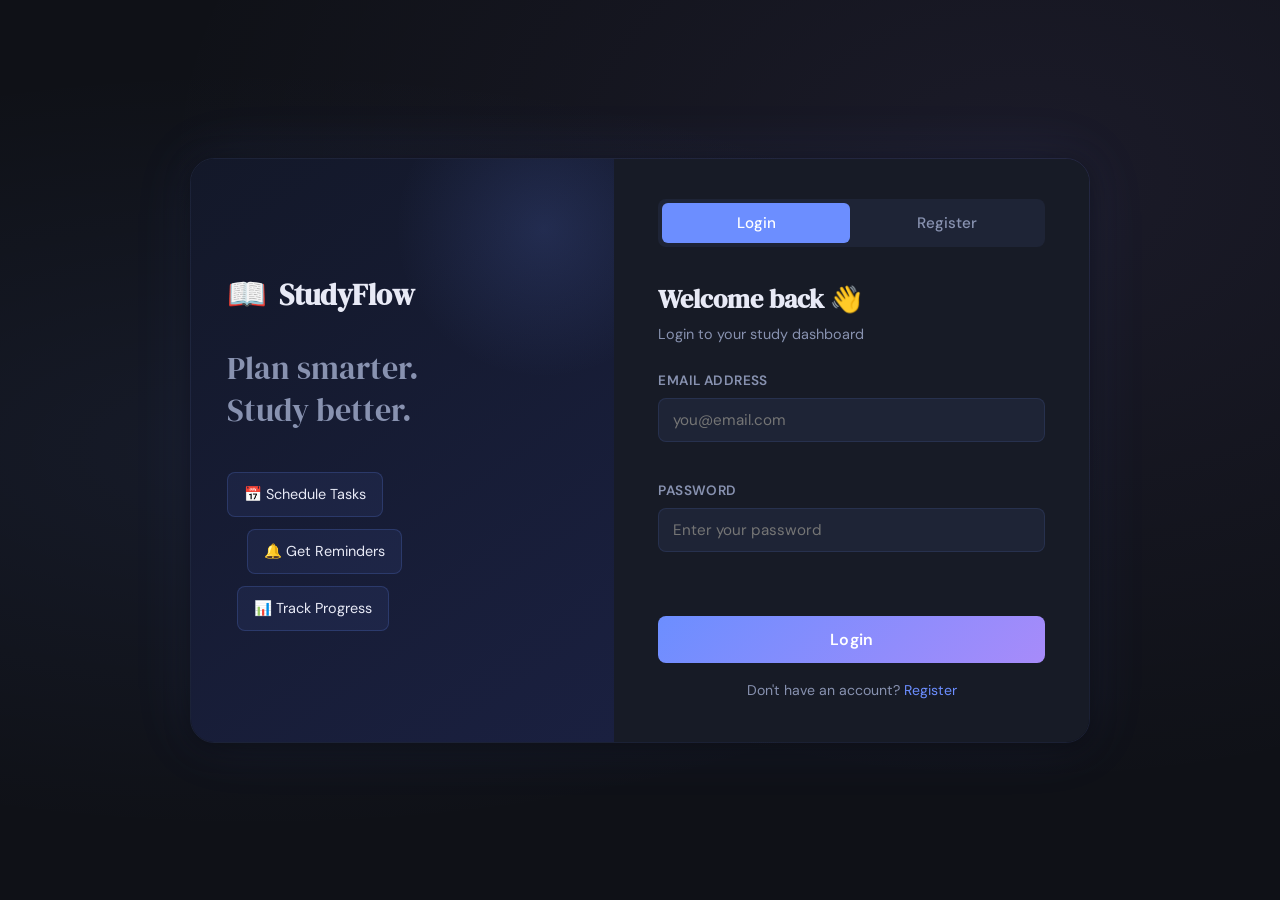
<file: index.html>
<!DOCTYPE html>
<html lang="en">
<head>
  <meta charset="UTF-8" />
  <meta name="viewport" content="width=device-width, initial-scale=1.0"/>
  <title>StudyFlow — Dashboard</title>
  <link rel="stylesheet" href="css/style.css" />
  <link href="https://fonts.googleapis.com/css2?family=DM+Serif+Display&family=DM+Sans:wght@300;400;500;600&display=swap" rel="stylesheet"/>
</head>
<body class="dashboard-page">

  <!-- Sidebar -->
  <aside class="sidebar" id="sidebar">
    <div class="sidebar-header">
      <span class="brand-icon">📖</span>
      <span class="brand-name">StudyFlow</span>
    </div>
    <nav class="sidebar-nav">
      <a href="#" class="nav-item active" onclick="showSection('dashboard')">
        <span class="nav-icon">🏠</span> Dashboard
      </a>
      <a href="#" class="nav-item" onclick="showSection('tasks')">
        <span class="nav-icon">📋</span> My Tasks
      </a>
      <a href="#" class="nav-item" onclick="showSection('schedule')">
        <span class="nav-icon">📅</span> Schedule
      </a>
      <a href="#" class="nav-item" onclick="showSection('progress')">
        <span class="nav-icon">📊</span> Progress
      </a>
    </nav>
    <div class="sidebar-footer">
      <div class="user-info">
        <div class="user-avatar" id="userAvatar">J</div>
        <div>
          <div class="user-name" id="userNameDisplay">Student</div>
          <div class="user-role">Study Planner</div>
        </div>
      </div>
      <button class="btn-logout" onclick="logout()">Logout</button>
    </div>
  </aside>

  <!-- Main Content -->
  <main class="main-content">
    <!-- Top Bar -->
    <header class="topbar">
      <div class="topbar-left">
        <button class="hamburger" onclick="toggleSidebar()">☰</button>
        <div>
          <h2 class="page-title" id="pageTitle">Dashboard</h2>
          <p class="page-date" id="pageDate"></p>
        </div>
      </div>
      <div class="topbar-right">
        <div class="search-wrap">
          <input type="text" id="searchInput" placeholder="🔍 Search tasks..." oninput="searchTasks()" />
        </div>
        <button class="btn-add-task" onclick="openModal()">+ Add Task</button>
      </div>
    </header>

    <!-- ===== DASHBOARD SECTION ===== -->
    <section id="section-dashboard" class="content-section active-section">
      <div class="stats-grid">
        <div class="stat-card stat-total">
          <div class="stat-icon">📚</div>
          <div class="stat-info">
            <span class="stat-number" id="statTotal">0</span>
            <span class="stat-label">Total Tasks</span>
          </div>
        </div>
        <div class="stat-card stat-pending">
          <div class="stat-icon">⏳</div>
          <div class="stat-info">
            <span class="stat-number" id="statPending">0</span>
            <span class="stat-label">Pending</span>
          </div>
        </div>
        <div class="stat-card stat-progress">
          <div class="stat-icon">🔄</div>
          <div class="stat-info">
            <span class="stat-number" id="statInProgress">0</span>
            <span class="stat-label">In Progress</span>
          </div>
        </div>
        <div class="stat-card stat-done">
          <div class="stat-icon">✅</div>
          <div class="stat-info">
            <span class="stat-number" id="statDone">0</span>
            <span class="stat-label">Completed</span>
          </div>
        </div>
      </div>

      <!-- Progress Bar -->
      <div class="progress-section">
        <div class="progress-header">
          <h3>Overall Completion</h3>
          <span id="progressPercent">0%</span>
        </div>
        <div class="progress-bar-wrap">
          <div class="progress-bar-fill" id="progressBarFill"></div>
        </div>
      </div>

      <!-- Upcoming Tasks -->
      <div class="section-block">
        <h3 class="block-title">📅 Upcoming Tasks</h3>
        <div id="upcomingList" class="task-list"></div>
      </div>

      <!-- Overdue Tasks -->
      <div class="section-block">
        <h3 class="block-title">🚨 Overdue Tasks</h3>
        <div id="overdueList" class="task-list"></div>
      </div>
    </section>

    <!-- ===== TASKS SECTION ===== -->
    <section id="section-tasks" class="content-section">
      <div class="filter-bar">
        <button class="filter-btn active" onclick="filterTasks('all', this)">All</button>
        <button class="filter-btn" onclick="filterTasks('Pending', this)">Pending</button>
        <button class="filter-btn" onclick="filterTasks('In Progress', this)">In Progress</button>
        <button class="filter-btn" onclick="filterTasks('Done', this)">Done</button>
      </div>
      <div id="tasksList" class="task-grid"></div>
    </section>

    <!-- ===== SCHEDULE SECTION ===== -->
    <section id="section-schedule" class="content-section">
      <div class="calendar-header">
        <button onclick="prevMonth()">&#8249;</button>
        <h3 id="calMonthYear"></h3>
        <button onclick="nextMonth()">&#8250;</button>
      </div>
      <div class="calendar-grid" id="calendarGrid"></div>
      <div class="schedule-tasks" id="scheduleTasks">
        <p class="empty-msg">Click a date to view tasks.</p>
      </div>
    </section>

    <!-- ===== PROGRESS SECTION ===== -->
    <section id="section-progress" class="content-section">
      <div class="progress-charts">
        <div class="chart-card">
          <h3>Tasks by Status</h3>
          <canvas id="statusChart" width="300" height="300"></canvas>
        </div>
        <div class="chart-card">
          <h3>Tasks by Subject</h3>
          <canvas id="subjectChart" width="400" height="300"></canvas>
        </div>
      </div>
    </section>
  </main>

  <!-- ===== ADD/EDIT TASK MODAL ===== -->
  <div class="modal-overlay" id="modalOverlay" onclick="closeModalOutside(event)">
    <div class="modal" id="taskModal">
      <div class="modal-header">
        <h3 id="modalTitle">Add New Task</h3>
        <button class="modal-close" onclick="closeModal()">✕</button>
      </div>
      <form id="taskForm" onsubmit="saveTask(event)">
        <div class="form-row">
          <div class="form-group">
            <label for="taskTitle">Task Title *</label>
            <input type="text" id="taskTitle" placeholder="e.g., Review Chapter 5" />
            <span class="field-error" id="taskTitleErr"></span>
          </div>
          <div class="form-group">
            <label for="taskSubject">Subject *</label>
            <input type="text" id="taskSubject" placeholder="e.g., Math, English..." />
            <span class="field-error" id="taskSubjectErr"></span>
          </div>
        </div>
        <div class="form-group">
          <label for="taskDesc">Description</label>
          <textarea id="taskDesc" placeholder="Optional: Add notes or details..." rows="3"></textarea>
        </div>
        <div class="form-row">
          <div class="form-group">
            <label for="taskDate">Due Date *</label>
            <input type="date" id="taskDate" />
            <span class="field-error" id="taskDateErr"></span>
          </div>
          <div class="form-group">
            <label for="taskTime">Reminder Time</label>
            <input type="time" id="taskTime" />
          </div>
        </div>
        <div class="form-row">
          <div class="form-group">
            <label for="taskPriority">Priority</label>
            <select id="taskPriority">
              <option value="Low">🟢 Low</option>
              <option value="Medium" selected>🟡 Medium</option>
              <option value="High">🔴 High</option>
            </select>
          </div>
          <div class="form-group">
            <label for="taskStatus">Status</label>
            <select id="taskStatus">
              <option value="Pending">⏳ Pending</option>
              <option value="In Progress">🔄 In Progress</option>
              <option value="Done">✅ Done</option>
            </select>
          </div>
        </div>
        <input type="hidden" id="taskId" value="" />
        <div class="modal-actions">
          <button type="button" class="btn-secondary" onclick="closeModal()">Cancel</button>
          <button type="submit" class="btn-primary" id="saveTaskBtn">Save Task</button>
        </div>
      </form>
    </div>
  </div>

  <!-- Reminder Toast -->
  <div class="toast-container" id="toastContainer"></div>

  <script src="js/app.js"></script>
</body>
</html>
</file>
<file: css/style.css>
/* =============================================
   StudyFlow — Main Stylesheet
   Author: StudyFlow Capstone Project
   Description: Styles for login page and dashboard
   ============================================= */

/* ---- CSS Variables ---- */
:root {
  --bg: #0f1117;
  --bg2: #171b26;
  --bg3: #1e2436;
  --accent: #6c8eff;
  --accent2: #a78bfa;
  --accent-glow: rgba(108, 142, 255, 0.18);
  --text: #e8eaf6;
  --text-muted: #8892b0;
  --danger: #ff6b6b;
  --warning: #ffd93d;
  --success: #6bcb77;
  --card-border: rgba(108, 142, 255, 0.12);
  --radius: 14px;
  --radius-sm: 8px;
  --sidebar-w: 240px;
  --transition: 0.25s ease;
  --shadow: 0 4px 24px rgba(0,0,0,0.4);
}

/* ---- Reset & Base ---- */
*, *::before, *::after { box-sizing: border-box; margin: 0; padding: 0; }

body {
  font-family: 'DM Sans', sans-serif;
  background: var(--bg);
  color: var(--text);
  min-height: 100vh;
  line-height: 1.6;
}

h1, h2, h3 { font-family: 'DM Serif Display', serif; }

a { color: var(--accent); text-decoration: none; }
a:hover { text-decoration: underline; }

/* =============================================
   AUTH PAGE — Login / Register
   ============================================= */
.auth-page {
  display: flex;
  align-items: center;
  justify-content: center;
  min-height: 100vh;
  background: var(--bg);
  background-image:
    radial-gradient(ellipse at 20% 50%, rgba(108,142,255,0.08) 0%, transparent 60%),
    radial-gradient(ellipse at 80% 20%, rgba(167,139,250,0.08) 0%, transparent 60%);
}

.auth-container {
  display: flex;
  width: 900px;
  max-width: 96vw;
  min-height: 560px;
  border-radius: 24px;
  overflow: hidden;
  box-shadow: var(--shadow), 0 0 60px rgba(108,142,255,0.1);
  border: 1px solid var(--card-border);
}

/* Left decorative panel */
.auth-left {
  flex: 1;
  background: linear-gradient(145deg, #131829, #1a2040);
  padding: 48px 36px;
  display: flex;
  flex-direction: column;
  justify-content: center;
  position: relative;
  overflow: hidden;
}

.auth-left::before {
  content: '';
  position: absolute;
  top: -80px; right: -80px;
  width: 300px; height: 300px;
  border-radius: 50%;
  background: radial-gradient(circle, rgba(108,142,255,0.15), transparent 70%);
  pointer-events: none;
}

.brand { display: flex; align-items: center; gap: 12px; margin-bottom: 28px; }
.brand-icon { font-size: 2rem; }
.brand-name { font-family: 'DM Serif Display', serif; font-size: 1.8rem; color: var(--text); }
.brand-tagline { font-size: 2rem; font-family: 'DM Serif Display', serif; color: var(--text-muted); line-height: 1.3; margin-bottom: 40px; }
.brand-tagline span { color: var(--accent); }

.auth-illustration { display: flex; flex-direction: column; gap: 12px; }
.floating-card {
  background: rgba(108,142,255,0.08);
  border: 1px solid rgba(108,142,255,0.2);
  border-radius: var(--radius-sm);
  padding: 10px 16px;
  font-size: 0.9rem;
  color: var(--text);
  width: fit-content;
  animation: floatIn 0.6s ease both;
}
.floating-card:nth-child(1) { animation-delay: 0.1s; }
.floating-card:nth-child(2) { animation-delay: 0.25s; margin-left: 20px; }
.floating-card:nth-child(3) { animation-delay: 0.4s; margin-left: 10px; }

@keyframes floatIn {
  from { opacity: 0; transform: translateY(12px); }
  to   { opacity: 1; transform: translateY(0); }
}

/* Right form panel */
.auth-right {
  flex: 1.1;
  background: var(--bg2);
  padding: 40px 44px;
  display: flex;
  flex-direction: column;
}

.form-tabs {
  display: flex;
  gap: 4px;
  background: var(--bg3);
  border-radius: var(--radius-sm);
  padding: 4px;
  margin-bottom: 32px;
}

.tab-btn {
  flex: 1;
  padding: 10px;
  background: transparent;
  border: none;
  color: var(--text-muted);
  border-radius: 6px;
  cursor: pointer;
  font-size: 0.95rem;
  font-family: 'DM Sans', sans-serif;
  font-weight: 500;
  transition: var(--transition);
}
.tab-btn.active { background: var(--accent); color: #fff; }

.auth-form { display: none; animation: fadeUp 0.35s ease; }
.auth-form.active-form { display: block; }

@keyframes fadeUp {
  from { opacity: 0; transform: translateY(10px); }
  to   { opacity: 1; transform: translateY(0); }
}

.auth-form h2 { font-size: 1.6rem; margin-bottom: 4px; }
.form-subtitle { color: var(--text-muted); font-size: 0.9rem; margin-bottom: 24px; }
.form-switch { text-align: center; font-size: 0.88rem; color: var(--text-muted); margin-top: 16px; }

/* =============================================
   SHARED FORM ELEMENTS
   ============================================= */
.form-group {
  display: flex;
  flex-direction: column;
  gap: 6px;
  margin-bottom: 16px;
}

.form-group label {
  font-size: 0.85rem;
  font-weight: 600;
  color: var(--text-muted);
  letter-spacing: 0.03em;
  text-transform: uppercase;
}

.form-group input,
.form-group select,
.form-group textarea {
  background: var(--bg3);
  border: 1px solid var(--card-border);
  border-radius: var(--radius-sm);
  color: var(--text);
  font-family: 'DM Sans', sans-serif;
  font-size: 0.95rem;
  padding: 11px 14px;
  transition: border-color var(--transition), box-shadow var(--transition);
  outline: none;
  width: 100%;
}

.form-group input:focus,
.form-group select:focus,
.form-group textarea:focus {
  border-color: var(--accent);
  box-shadow: 0 0 0 3px var(--accent-glow);
}

.form-group select option { background: var(--bg3); }

.field-error {
  font-size: 0.8rem;
  color: var(--danger);
  min-height: 16px;
  display: block;
}

.form-level-error {
  text-align: center;
  display: block;
  margin-bottom: 10px;
}

.form-row { display: flex; gap: 14px; }
.form-row .form-group { flex: 1; }

/* =============================================
   BUTTONS
   ============================================= */
.btn-primary {
  background: linear-gradient(135deg, var(--accent), var(--accent2));
  color: #fff;
  border: none;
  border-radius: var(--radius-sm);
  padding: 13px 24px;
  font-size: 1rem;
  font-family: 'DM Sans', sans-serif;
  font-weight: 600;
  cursor: pointer;
  width: 100%;
  transition: opacity var(--transition), transform var(--transition);
  letter-spacing: 0.02em;
}
.btn-primary:hover { opacity: 0.9; transform: translateY(-1px); }
.btn-primary:active { transform: translateY(0); }

.btn-secondary {
  background: var(--bg3);
  color: var(--text-muted);
  border: 1px solid var(--card-border);
  border-radius: var(--radius-sm);
  padding: 12px 20px;
  font-size: 0.95rem;
  font-family: 'DM Sans', sans-serif;
  cursor: pointer;
  transition: background var(--transition);
  flex: 1;
}
.btn-secondary:hover { background: #262d42; }

.btn-add-task {
  background: var(--accent);
  color: #fff;
  border: none;
  border-radius: var(--radius-sm);
  padding: 10px 20px;
  font-size: 0.9rem;
  font-family: 'DM Sans', sans-serif;
  font-weight: 600;
  cursor: pointer;
  white-space: nowrap;
  transition: opacity var(--transition);
}
.btn-add-task:hover { opacity: 0.88; }

.btn-logout {
  background: rgba(255,107,107,0.1);
  color: var(--danger);
  border: 1px solid rgba(255,107,107,0.2);
  border-radius: var(--radius-sm);
  padding: 8px 14px;
  font-size: 0.82rem;
  cursor: pointer;
  font-family: 'DM Sans', sans-serif;
  margin-top: 10px;
  width: 100%;
  transition: background var(--transition);
}
.btn-logout:hover { background: rgba(255,107,107,0.2); }

/* =============================================
   DASHBOARD LAYOUT
   ============================================= */
.dashboard-page { display: flex; }

/* Sidebar */
.sidebar {
  width: var(--sidebar-w);
  min-height: 100vh;
  background: var(--bg2);
  border-right: 1px solid var(--card-border);
  display: flex;
  flex-direction: column;
  position: fixed;
  top: 0; left: 0;
  z-index: 100;
  transition: transform var(--transition);
}

.sidebar-header {
  display: flex;
  align-items: center;
  gap: 10px;
  padding: 24px 20px 16px;
  border-bottom: 1px solid var(--card-border);
  font-family: 'DM Serif Display', serif;
  font-size: 1.2rem;
}
.sidebar-header .brand-icon { font-size: 1.4rem; }

.sidebar-nav {
  flex: 1;
  padding: 16px 12px;
  display: flex;
  flex-direction: column;
  gap: 4px;
}

.nav-item {
  display: flex;
  align-items: center;
  gap: 10px;
  padding: 11px 14px;
  border-radius: var(--radius-sm);
  color: var(--text-muted);
  font-size: 0.92rem;
  font-weight: 500;
  transition: background var(--transition), color var(--transition);
  text-decoration: none;
}
.nav-item:hover { background: var(--accent-glow); color: var(--text); text-decoration: none; }
.nav-item.active { background: var(--accent-glow); color: var(--accent); border-left: 3px solid var(--accent); }
.nav-icon { font-size: 1.1rem; }

.sidebar-footer {
  padding: 16px 16px 24px;
  border-top: 1px solid var(--card-border);
}

.user-info {
  display: flex;
  align-items: center;
  gap: 10px;
  margin-bottom: 8px;
}

.user-avatar {
  width: 36px; height: 36px;
  border-radius: 50%;
  background: linear-gradient(135deg, var(--accent), var(--accent2));
  display: flex; align-items: center; justify-content: center;
  font-size: 0.9rem;
  font-weight: 700;
  color: #fff;
  flex-shrink: 0;
}

.user-name { font-size: 0.88rem; font-weight: 600; }
.user-role { font-size: 0.75rem; color: var(--text-muted); }

/* Main content area */
.main-content {
  margin-left: var(--sidebar-w);
  flex: 1;
  min-height: 100vh;
  display: flex;
  flex-direction: column;
}

/* Topbar */
.topbar {
  display: flex;
  align-items: center;
  justify-content: space-between;
  padding: 16px 28px;
  background: var(--bg2);
  border-bottom: 1px solid var(--card-border);
  position: sticky;
  top: 0;
  z-index: 50;
  gap: 16px;
  flex-wrap: wrap;
}

.topbar-left { display: flex; align-items: center; gap: 14px; }
.topbar-right { display: flex; align-items: center; gap: 12px; flex-wrap: wrap; }

.page-title { font-size: 1.4rem; margin: 0; }
.page-date { font-size: 0.78rem; color: var(--text-muted); margin: 0; }

.hamburger {
  background: none;
  border: none;
  color: var(--text-muted);
  font-size: 1.3rem;
  cursor: pointer;
  display: none;
  padding: 4px 8px;
}

.search-wrap input {
  background: var(--bg3);
  border: 1px solid var(--card-border);
  border-radius: 30px;
  color: var(--text);
  font-family: 'DM Sans', sans-serif;
  font-size: 0.88rem;
  padding: 9px 18px;
  outline: none;
  width: 220px;
  transition: border-color var(--transition), width var(--transition);
}
.search-wrap input:focus { border-color: var(--accent); width: 260px; }

/* Content sections */
.content-section { display: none; padding: 28px; animation: fadeUp 0.3s ease; }
.content-section.active-section { display: block; }

/* =============================================
   DASHBOARD STATS
   ============================================= */
.stats-grid {
  display: grid;
  grid-template-columns: repeat(4, 1fr);
  gap: 16px;
  margin-bottom: 24px;
}

.stat-card {
  background: var(--bg2);
  border: 1px solid var(--card-border);
  border-radius: var(--radius);
  padding: 20px;
  display: flex;
  align-items: center;
  gap: 16px;
  transition: transform var(--transition), box-shadow var(--transition);
}
.stat-card:hover { transform: translateY(-2px); box-shadow: var(--shadow); }

.stat-icon { font-size: 2rem; }
.stat-number { font-size: 1.8rem; font-family: 'DM Serif Display', serif; display: block; }
.stat-label { font-size: 0.78rem; color: var(--text-muted); text-transform: uppercase; letter-spacing: 0.06em; }

.stat-total  { border-top: 3px solid var(--accent); }
.stat-pending { border-top: 3px solid var(--warning); }
.stat-progress { border-top: 3px solid var(--accent2); }
.stat-done   { border-top: 3px solid var(--success); }

/* Progress section */
.progress-section {
  background: var(--bg2);
  border: 1px solid var(--card-border);
  border-radius: var(--radius);
  padding: 20px 24px;
  margin-bottom: 24px;
}
.progress-header { display: flex; justify-content: space-between; align-items: center; margin-bottom: 12px; }
.progress-header h3 { font-size: 1rem; }
.progress-header span { color: var(--accent); font-weight: 700; font-size: 1.1rem; }

.progress-bar-wrap {
  background: var(--bg3);
  border-radius: 30px;
  height: 12px;
  overflow: hidden;
}
.progress-bar-fill {
  background: linear-gradient(90deg, var(--accent), var(--accent2));
  height: 100%;
  border-radius: 30px;
  width: 0%;
  transition: width 0.8s cubic-bezier(.4,0,.2,1);
}

/* Section blocks */
.section-block {
  margin-bottom: 24px;
}
.block-title {
  font-size: 1rem;
  color: var(--text-muted);
  margin-bottom: 12px;
  font-family: 'DM Sans', sans-serif;
  font-weight: 600;
  text-transform: uppercase;
  letter-spacing: 0.06em;
}

/* =============================================
   TASK CARDS
   ============================================= */
.task-list, .task-grid {
  display: flex;
  flex-direction: column;
  gap: 10px;
}
.task-grid {
  display: grid;
  grid-template-columns: repeat(auto-fill, minmax(280px, 1fr));
  gap: 14px;
}

.task-card {
  background: var(--bg2);
  border: 1px solid var(--card-border);
  border-radius: var(--radius);
  padding: 16px 18px;
  display: flex;
  flex-direction: column;
  gap: 8px;
  transition: transform var(--transition), box-shadow var(--transition);
  position: relative;
  overflow: hidden;
  animation: fadeUp 0.3s ease;
}
.task-card:hover { transform: translateY(-2px); box-shadow: 0 8px 30px rgba(0,0,0,0.3); }
.task-card.overdue { border-left: 4px solid var(--danger); }

.task-card-top { display: flex; justify-content: space-between; align-items: flex-start; }
.task-card-title { font-weight: 600; font-size: 0.97rem; }
.task-card-subject {
  font-size: 0.75rem;
  background: var(--accent-glow);
  color: var(--accent);
  padding: 2px 8px;
  border-radius: 30px;
  white-space: nowrap;
}

.task-card-desc { font-size: 0.85rem; color: var(--text-muted); }
.task-card-meta { display: flex; align-items: center; gap: 8px; flex-wrap: wrap; margin-top: 4px; }
.task-date { font-size: 0.78rem; color: var(--text-muted); }

.badge {
  font-size: 0.72rem;
  padding: 3px 9px;
  border-radius: 30px;
  font-weight: 600;
  letter-spacing: 0.03em;
}
.badge-pending  { background: rgba(255,217,61,0.1);  color: var(--warning); }
.badge-progress { background: rgba(167,139,250,0.1); color: var(--accent2); }
.badge-done     { background: rgba(107,203,119,0.1); color: var(--success); }

.badge-low    { background: rgba(107,203,119,0.1); color: var(--success); }
.badge-medium { background: rgba(255,217,61,0.1);  color: var(--warning); }
.badge-high   { background: rgba(255,107,107,0.1); color: var(--danger); }

.task-actions { display: flex; gap: 6px; margin-top: 4px; }
.btn-edit, .btn-delete {
  font-size: 0.78rem;
  padding: 5px 12px;
  border-radius: 6px;
  border: none;
  cursor: pointer;
  font-family: 'DM Sans', sans-serif;
  font-weight: 600;
  transition: opacity var(--transition);
}
.btn-edit { background: var(--accent-glow); color: var(--accent); }
.btn-delete { background: rgba(255,107,107,0.1); color: var(--danger); }
.btn-edit:hover, .btn-delete:hover { opacity: 0.75; }

/* =============================================
   FILTER BAR
   ============================================= */
.filter-bar { display: flex; gap: 8px; margin-bottom: 20px; flex-wrap: wrap; }
.filter-btn {
  background: var(--bg3);
  border: 1px solid var(--card-border);
  border-radius: 30px;
  color: var(--text-muted);
  padding: 7px 18px;
  font-size: 0.85rem;
  cursor: pointer;
  font-family: 'DM Sans', sans-serif;
  transition: background var(--transition), color var(--transition);
}
.filter-btn.active { background: var(--accent); color: #fff; border-color: var(--accent); }
.filter-btn:hover:not(.active) { background: var(--accent-glow); color: var(--text); }

/* =============================================
   CALENDAR
   ============================================= */
.calendar-header {
  display: flex;
  align-items: center;
  justify-content: center;
  gap: 20px;
  margin-bottom: 16px;
}
.calendar-header h3 { font-size: 1.2rem; min-width: 180px; text-align: center; }
.calendar-header button {
  background: var(--bg3);
  border: 1px solid var(--card-border);
  color: var(--text);
  border-radius: 6px;
  padding: 6px 14px;
  font-size: 1.2rem;
  cursor: pointer;
  transition: background var(--transition);
}
.calendar-header button:hover { background: var(--accent-glow); }

.calendar-grid {
  display: grid;
  grid-template-columns: repeat(7, 1fr);
  gap: 4px;
  margin-bottom: 20px;
}
.cal-day-name {
  text-align: center;
  font-size: 0.75rem;
  font-weight: 700;
  color: var(--text-muted);
  text-transform: uppercase;
  padding: 8px 0;
}
.cal-day {
  aspect-ratio: 1;
  display: flex;
  align-items: center;
  justify-content: center;
  border-radius: var(--radius-sm);
  font-size: 0.88rem;
  cursor: pointer;
  transition: background var(--transition);
  position: relative;
}
.cal-day:hover { background: var(--accent-glow); }
.cal-day.today { background: var(--accent); color: #fff; font-weight: 700; }
.cal-day.has-tasks::after {
  content: ''; position: absolute;
  bottom: 4px; width: 4px; height: 4px;
  border-radius: 50%; background: var(--warning);
}
.cal-day.selected { outline: 2px solid var(--accent); }
.cal-day.other-month { opacity: 0.3; }

.schedule-tasks { margin-top: 8px; }

/* =============================================
   PROGRESS CHARTS SECTION
   ============================================= */
.progress-charts {
  display: grid;
  grid-template-columns: 1fr 1.5fr;
  gap: 20px;
}
.chart-card {
  background: var(--bg2);
  border: 1px solid var(--card-border);
  border-radius: var(--radius);
  padding: 24px;
}
.chart-card h3 { font-size: 1rem; margin-bottom: 16px; font-family: 'DM Sans', sans-serif; font-weight: 600; }

/* =============================================
   MODAL
   ============================================= */
.modal-overlay {
  display: none;
  position: fixed;
  inset: 0;
  background: rgba(0,0,0,0.7);
  z-index: 200;
  align-items: center;
  justify-content: center;
  backdrop-filter: blur(3px);
}
.modal-overlay.open { display: flex; }

.modal {
  background: var(--bg2);
  border: 1px solid var(--card-border);
  border-radius: 20px;
  padding: 28px 32px;
  width: 560px;
  max-width: 95vw;
  max-height: 90vh;
  overflow-y: auto;
  animation: modalIn 0.3s cubic-bezier(.34,1.56,.64,1);
}

@keyframes modalIn {
  from { opacity: 0; transform: scale(0.92) translateY(20px); }
  to   { opacity: 1; transform: scale(1) translateY(0); }
}

.modal-header { display: flex; justify-content: space-between; align-items: center; margin-bottom: 24px; }
.modal-header h3 { font-size: 1.3rem; }
.modal-close {
  background: var(--bg3);
  border: none;
  color: var(--text-muted);
  border-radius: 50%;
  width: 32px; height: 32px;
  font-size: 1rem;
  cursor: pointer;
  transition: background var(--transition), color var(--transition);
}
.modal-close:hover { background: rgba(255,107,107,0.2); color: var(--danger); }

.modal-actions { display: flex; gap: 10px; margin-top: 8px; }
.modal-actions .btn-primary { flex: 1; width: auto; }

/* =============================================
   TOAST NOTIFICATIONS
   ============================================= */
.toast-container {
  position: fixed;
  bottom: 24px;
  right: 24px;
  display: flex;
  flex-direction: column;
  gap: 10px;
  z-index: 999;
}

.toast {
  background: var(--bg2);
  border: 1px solid var(--card-border);
  border-left: 4px solid var(--accent);
  border-radius: var(--radius-sm);
  padding: 14px 18px;
  max-width: 300px;
  box-shadow: var(--shadow);
  animation: slideIn 0.35s ease;
  font-size: 0.88rem;
  display: flex;
  flex-direction: column;
  gap: 4px;
}
.toast strong { font-size: 0.9rem; }
.toast.toast-reminder { border-left-color: var(--warning); }
.toast.toast-success  { border-left-color: var(--success); }
.toast.toast-error    { border-left-color: var(--danger); }

@keyframes slideIn {
  from { opacity: 0; transform: translateX(30px); }
  to   { opacity: 1; transform: translateX(0); }
}

/* Empty state */
.empty-msg {
  text-align: center;
  color: var(--text-muted);
  padding: 24px;
  font-size: 0.9rem;
}

/* =============================================
   RESPONSIVE
   ============================================= */
@media (max-width: 900px) {
  .auth-left { display: none; }
  .auth-right { padding: 36px 28px; }
  .stats-grid { grid-template-columns: repeat(2, 1fr); }
  .progress-charts { grid-template-columns: 1fr; }
}

@media (max-width: 768px) {
  .sidebar {
    transform: translateX(-100%);
  }
  .sidebar.open {
    transform: translateX(0);
  }
  .main-content { margin-left: 0; }
  .hamburger { display: block; }
  .task-grid { grid-template-columns: 1fr; }
  .form-row { flex-direction: column; gap: 0; }
}

@media (max-width: 480px) {
  .stats-grid { grid-template-columns: 1fr 1fr; }
  .topbar { padding: 12px 16px; }
  .content-section { padding: 16px; }
  .search-wrap input { width: 140px; }
  .search-wrap input:focus { width: 170px; }
}

/* Scrollbar */
::-webkit-scrollbar { width: 6px; }
::-webkit-scrollbar-track { background: var(--bg); }
::-webkit-scrollbar-thumb { background: var(--bg3); border-radius: 4px; }
::-webkit-scrollbar-thumb:hover { background: var(--accent); }
</file>
